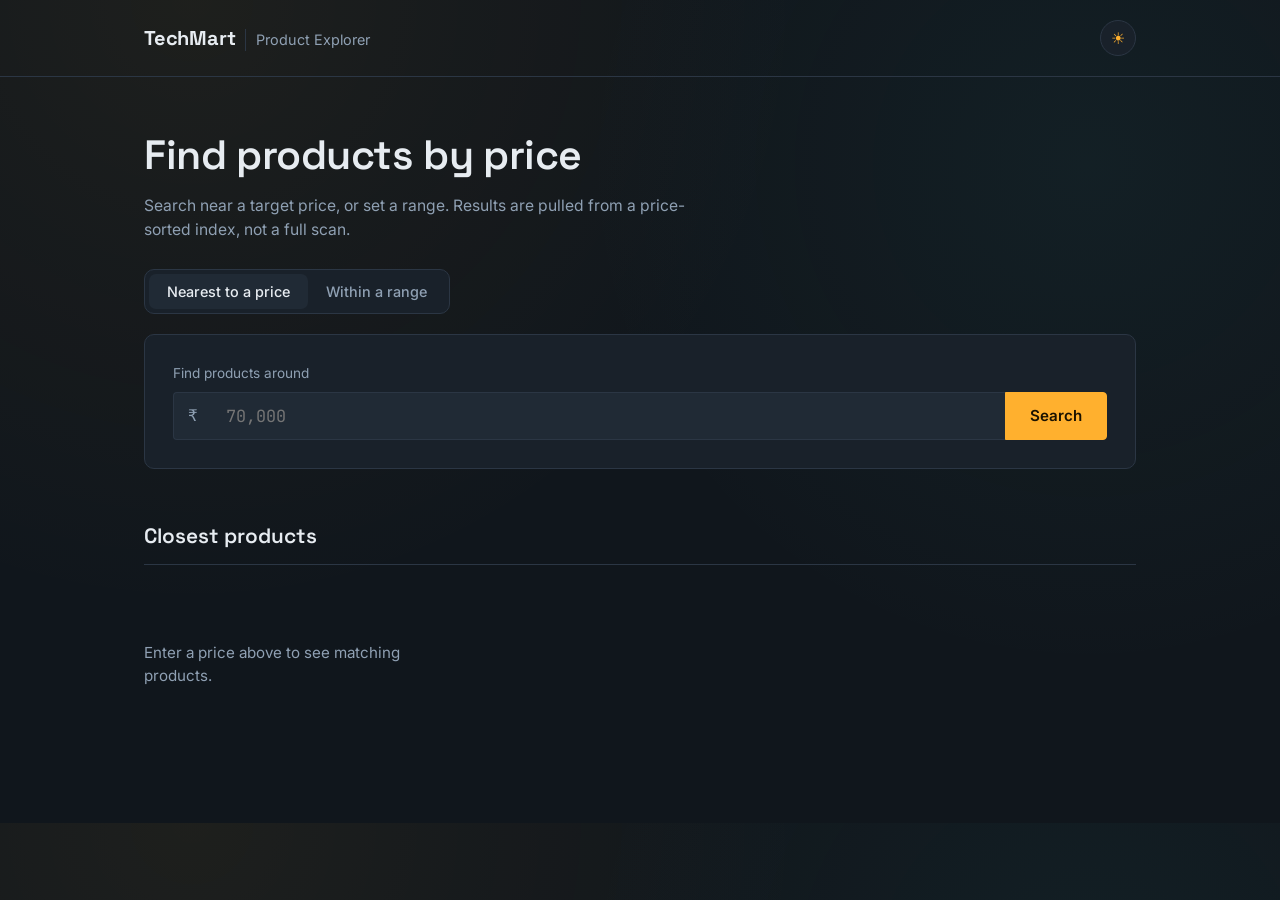
<file: index.html>
<!DOCTYPE html>
<html lang="en">
<head>
<meta charset="UTF-8">
<meta name="viewport" content="width=device-width, initial-scale=1.0">
<title>TechMart — Price Finder</title>
<link rel="preconnect" href="https://fonts.googleapis.com">
<link href="https://fonts.googleapis.com/css2?family=Space+Grotesk:wght@500;600;700&family=Inter:wght@400;500;600&family=JetBrains+Mono:wght@500;600&display=swap" rel="stylesheet">
<link rel="stylesheet" href="style.css">
</head>
<body>

  <header class="site-head">
    <div class="wrap">
      <div class="brand-group">
        <span class="mark">TechMart</span>
        <span class="tagline">Product Explorer</span>
      </div>
      <button class="theme-toggle" id="theme-toggle" type="button" aria-label="Switch to light mode" title="Switch to light mode">
        <span class="theme-icon" aria-hidden="true">☀</span>
      </button>
    </div>
  </header>

  <main class="wrap">

    <section class="finder" aria-labelledby="finder-heading">
      <h1 id="finder-heading">Find products by price</h1>
      <p class="finder-sub">Search near a target price, or set a range. Results are pulled from a price-sorted index, not a full scan.</p>

      <div class="finder-tabs" role="tablist">
        <button class="tab-btn is-active" data-tab="nearest" role="tab" aria-selected="true">Nearest to a price</button>
        <button class="tab-btn" data-tab="range" role="tab" aria-selected="false">Within a range</button>
      </div>

      <form class="finder-panel is-active" data-panel="nearest" id="nearest-form">
        <label for="target-price">Find products around</label>
        <div class="price-input-row">
          <span class="currency">₹</span>
          <input type="number" id="target-price" name="target-price" min="0" step="1" placeholder="70,000" inputmode="numeric" required>
          <button type="submit" class="btn-primary">Search</button>
        </div>
      </form>

      <form class="finder-panel" data-panel="range" id="range-form">
        <div class="range-labels">
          <div>
            <label for="min-price">Minimum</label>
            <div class="price-input-row">
              <span class="currency">₹</span>
              <input type="number" id="min-price" name="min-price" min="0" step="1" placeholder="50,000" inputmode="numeric" required>
            </div>
          </div>
          <div>
            <label for="max-price">Maximum</label>
            <div class="price-input-row">
              <span class="currency">₹</span>
              <input type="number" id="max-price" name="max-price" min="0" step="1" placeholder="80,000" inputmode="numeric" required>
            </div>
          </div>
        </div>
        <div class="slider-track" id="slider-track">
          <div class="slider-fill" id="slider-fill"></div>
          <input type="range" id="min-slider" class="range-slider" min="0" max="150000" step="500" value="50000" aria-label="Minimum price">
          <input type="range" id="max-slider" class="range-slider" min="0" max="150000" step="500" value="80000" aria-label="Maximum price">
        </div>
        <button type="submit" class="btn-primary btn-block">Find products in this range</button>
      </form>
    </section>

    <section class="results" aria-live="polite">
      <div class="results-head">
        <h2 id="results-title">Closest products</h2>
        <span class="results-count" id="results-count"></span>
      </div>
      <div class="results-grid" id="results-grid">
        <p class="empty-state">Enter a price above to see matching products.</p>
      </div>
    </section>

  </main>

  <div class="modal-backdrop" id="modal-backdrop">
    <div class="modal" role="dialog" aria-modal="true" aria-labelledby="modal-title">
      <button class="modal-close" id="modal-close" aria-label="Close">&times;</button>
      <div id="modal-body"></div>
    </div>
  </div>

  <script src="data.js"></script>
  <script src="app.js"></script>
</body>
</html>
</file>
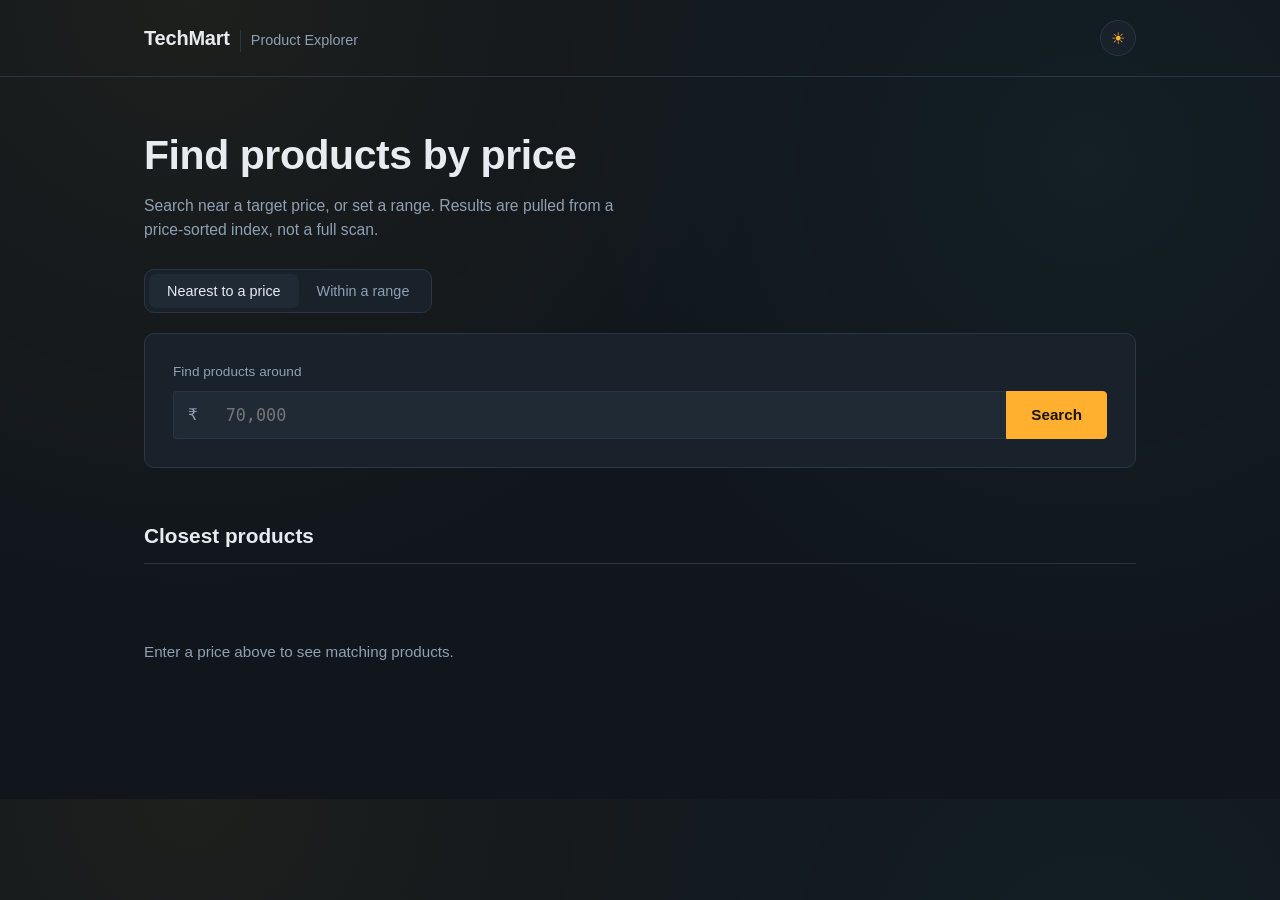
<file: chalenge_1/index.html>
<!DOCTYPE html>
<html lang="en">
<head>
<meta charset="UTF-8">
<meta name="viewport" content="width=device-width, initial-scale=1.0">
<title>TechMart — Price Finder</title>
<link rel="preconnect" href="https://fonts.googleapis.com">
<link rel="stylesheet" href="style.css">
</head>
<body>

  <header class="site-head">
    <div class="wrap">
      <div class="brand-group">
        <span class="mark">TechMart</span>
        <span class="tagline">Product Explorer</span>
      </div>
      <button class="theme-toggle" id="theme-toggle" type="button" aria-label="Switch to light mode" title="Switch to light mode">
        <span class="theme-icon" aria-hidden="true">☀</span>
      </button>
    </div>
  </header>

  <main class="wrap">

    <section class="finder" aria-labelledby="finder-heading">
      <h1 id="finder-heading">Find products by price</h1>
      <p class="finder-sub">Search near a target price, or set a range. Results are pulled from a price-sorted index, not a full scan.</p>

      <div class="finder-tabs" role="tablist">
        <button class="tab-btn is-active" data-tab="nearest" role="tab" aria-selected="true">Nearest to a price</button>
        <button class="tab-btn" data-tab="range" role="tab" aria-selected="false">Within a range</button>
      </div>

      <form class="finder-panel is-active" data-panel="nearest" id="nearest-form">
        <label for="target-price">Find products around</label>
        <div class="price-input-row">
          <span class="currency">₹</span>
          <input type="number" id="target-price" name="target-price" min="0" step="1" placeholder="70,000" inputmode="numeric" required>
          <button type="submit" class="btn-primary">Search</button>
        </div>
      </form>

      <form class="finder-panel" data-panel="range" id="range-form">
        <div class="range-labels">
          <div>
            <label for="min-price">Minimum</label>
            <div class="price-input-row">
              <span class="currency">₹</span>
              <input type="number" id="min-price" name="min-price" min="0" step="1" placeholder="50,000" inputmode="numeric" required>
            </div>
          </div>
          <div>
            <label for="max-price">Maximum</label>
            <div class="price-input-row">
              <span class="currency">₹</span>
              <input type="number" id="max-price" name="max-price" min="0" step="1" placeholder="80,000" inputmode="numeric" required>
            </div>
          </div>
        </div>
        <div class="slider-track" id="slider-track">
          <div class="slider-fill" id="slider-fill"></div>
          <input type="range" id="min-slider" class="range-slider" min="0" max="150000" step="500" value="50000" aria-label="Minimum price">
          <input type="range" id="max-slider" class="range-slider" min="0" max="150000" step="500" value="80000" aria-label="Maximum price">
        </div>
        <button type="submit" class="btn-primary btn-block">Find products in this range</button>
      </form>
    </section>

    <section class="results" aria-live="polite">
      <div class="results-head">
        <h2 id="results-title">Closest products</h2>
        <span class="results-count" id="results-count"></span>
      </div>
      <div class="results-grid" id="results-grid">
        <p class="empty-state">Enter a price above to see matching products.</p>
      </div>
    </section>

  </main>

  <div class="modal-backdrop" id="modal-backdrop">
    <div class="modal" role="dialog" aria-modal="true" aria-labelledby="modal-title">
      <button class="modal-close" id="modal-close" aria-label="Close">&times;</button>
      <div id="modal-body"></div>
    </div>
  </div>

  <script src="data.js"></script>
  <script src="app.js"></script>
</body>
</html>
</file>
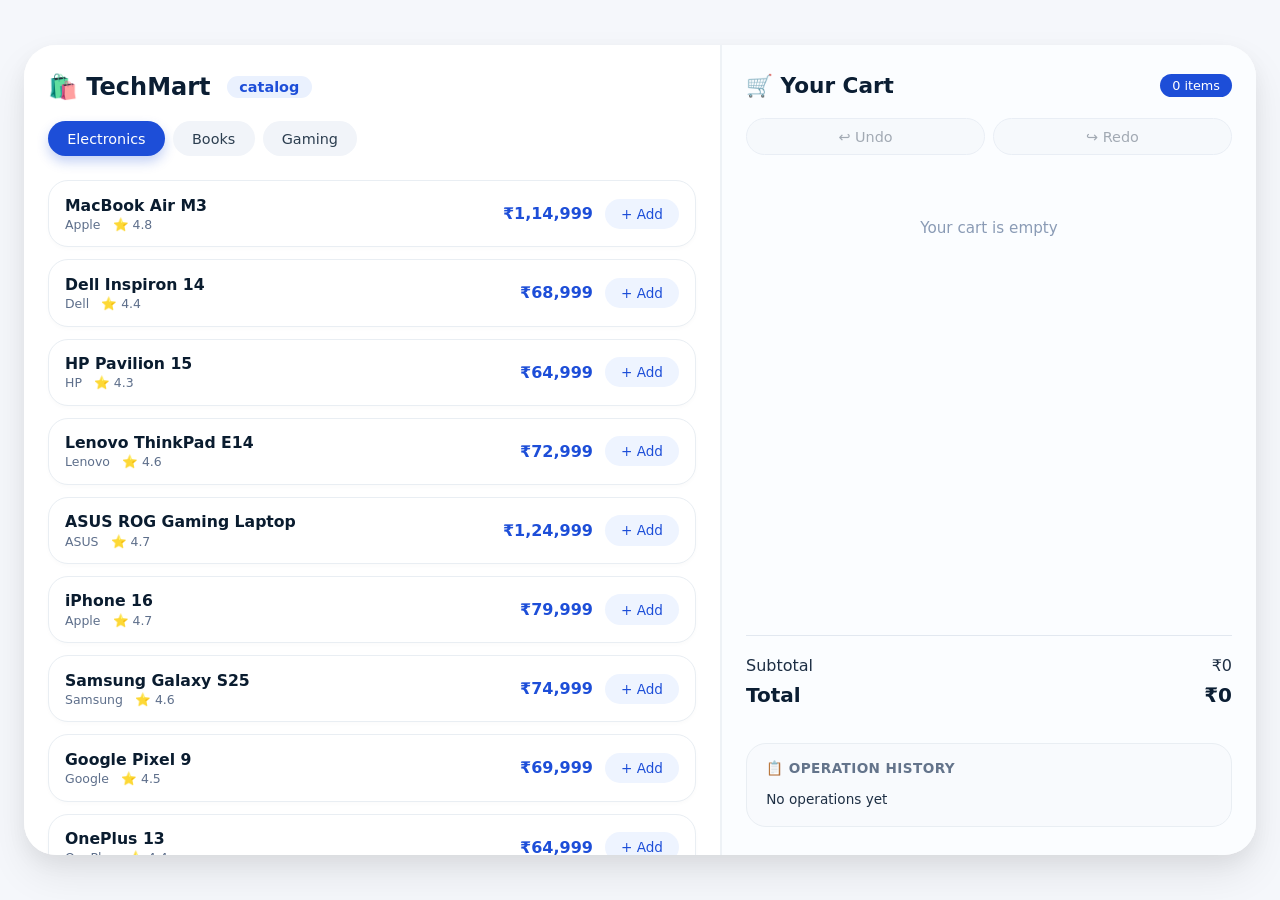
<file: challenge_4/index.html>
<!DOCTYPE html>
<html lang="en">
<head>
  <meta charset="UTF-8" />
  <meta name="viewport" content="width=device-width, initial-scale=1.0" />
  <title>Undo/Redo Cart · TechMart</title>
  <link rel="stylesheet" href="css/style.css" />
</head>
<body>
  <div class="app-container">
    <!-- ============ CATALOG (LEFT) ============ -->
    <section class="catalog">
      <h2>🛍️ TechMart <span>catalog</span></h2>
      <div class="category-tabs" id="categoryTabs"></div>
      <div class="product-grid" id="productGrid"></div>
    </section>

    <!-- ============ CART PANEL (RIGHT) ============ -->
    <aside class="cart-panel">
      <header class="cart-header">
        <h3>🛒 Your Cart</h3>
        <div class="cart-badge" id="cartItemCount">0 items</div>
      </header>

      <!-- Undo / Redo controls -->
      <div class="undo-redo-bar">
        <button id="undoBtn" disabled title="Undo last operation">↩ Undo</button>
        <button id="redoBtn" disabled title="Redo undone operation">↪ Redo</button>
      </div>

      <!-- Cart items -->
      <div class="cart-items" id="cartItemsContainer">
        <div class="empty-cart">Your cart is empty</div>
      </div>

      <!-- Totals -->
      <div class="cart-total-section">
        <div class="total-row">
          <span>Subtotal</span>
          <span id="subtotal">₹0</span>
        </div>
        <div class="total-row grand-total">
          <span>Total</span>
          <span id="grandTotal">₹0</span>
        </div>
      </div>

      <!-- Operation history -->
      <div class="history-section">
        <h4>📋 Operation history</h4>
        <div class="history-list" id="historyList">
          <div class="history-entry">No operations yet</div>
        </div>
      </div>
    </aside>
  </div>

  <!-- ============ SCRIPTS (order matters) ============ -->
  <script src="js/data.js"></script>
  <script src="js/cartState.js"></script>
  <script src="js/undoRedo.js"></script>
  <script src="js/cartOperations.js"></script>
  <script src="js/renderCatalog.js"></script>
  <script src="js/renderCart.js"></script>
  <script src="js/renderHistory.js"></script>
  <script src="js/main.js"></script>
</body>
</html>
</file>
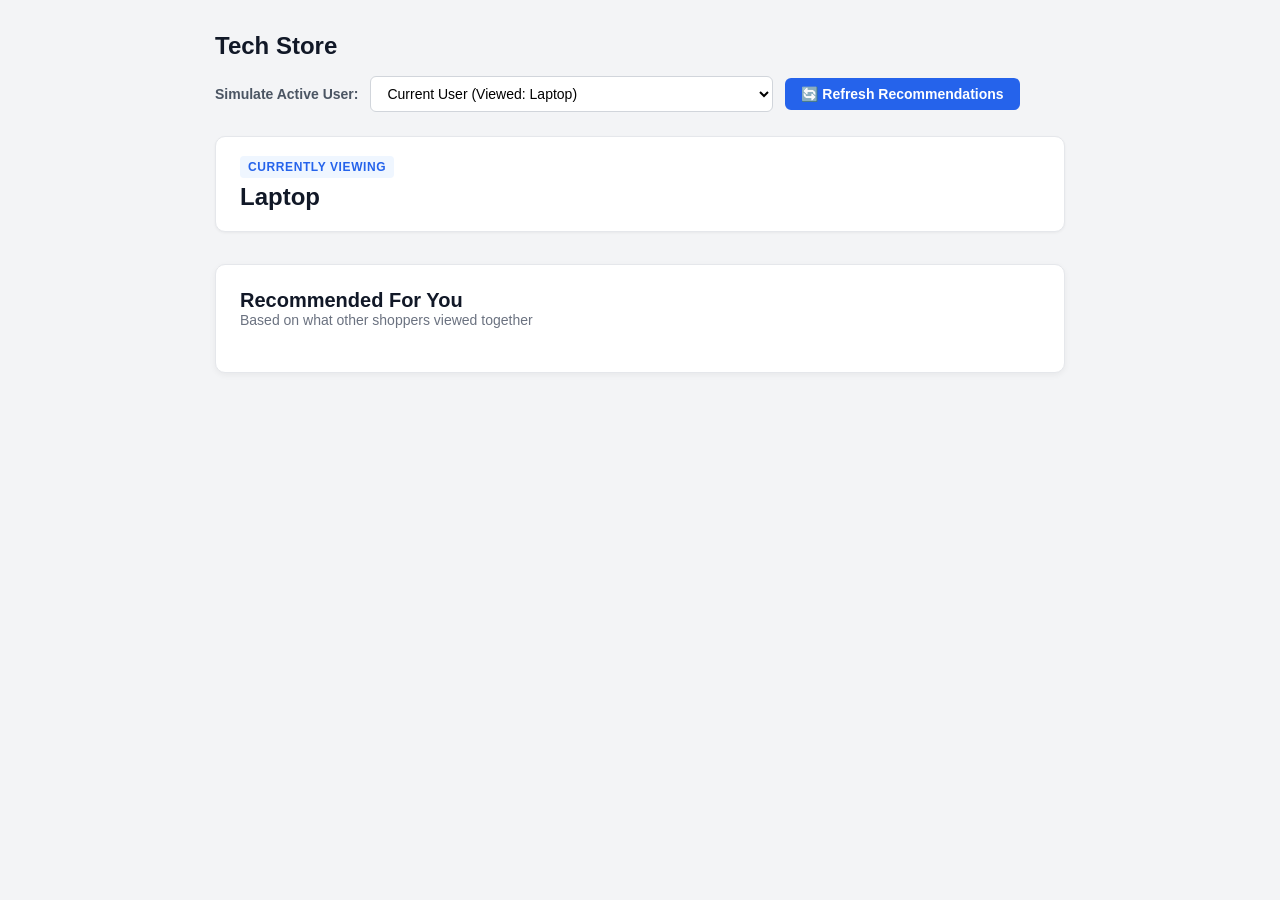
<file: challenge_5/index.html>
<!DOCTYPE html>
<html lang="en">
<head>
  <meta charset="UTF-8">
  <meta name="viewport" content="width=device-width, initial-scale=1.0">
  <title>Personalized Recommendations Engine</title>
  <link rel="stylesheet" href="css/style.css">
</head>
<body>

  <div class="app-container">
    <header class="app-header">
      <h1>Tech Store</h1>
      
      <!-- Controls to test different user contexts -->
      <div class="user-control-panel">
        <label for="user-select">Simulate Active User:</label>
        <select id="user-select">
          <option value="currentUser">Current User (Viewed: Laptop)</option>
          <option value="userA">User A (Viewed: Laptop, Mouse, Keyboard, Headphones)</option>
          <option value="userB">User B (Viewed: Laptop, Mouse, Monitor, Keyboard)</option>
          <option value="userC">User C (Viewed: Laptop, Monitor, Desk Pad)</option>
        </select>
        <button id="refresh-btn" class="refresh-btn">🔄 Refresh Recommendations</button>
      </div>
    </header>

    <!-- Context Banner -->
    <section class="currently-viewing">
      <span class="section-tag">Currently Viewing</span>
      <h2 id="current-product-display">Laptop</h2>
    </section>

    <!-- Recommended For You Section -->
    <section class="recommendations-container">
      <div class="section-title-group">
        <h2>Recommended For You</h2>
        <p class="subtitle">Based on what other shoppers viewed together</p>
      </div>

      <!-- Recommendation Cards Container -->
      <div id="recommendation-cards-grid" class="cards-grid">
        <!-- Dynamic Cards Inserted Here -->
      </div>
    </section>
  </div>

  <!-- Include data file first (makes storeData globally accessible) -->
  <script src="js/data_2.js"></script>
  
  <!-- Include main modular entry point -->
  <script type="module" src="js/app.js"></script>
</body>
</html>
</body>
</html>
</file>
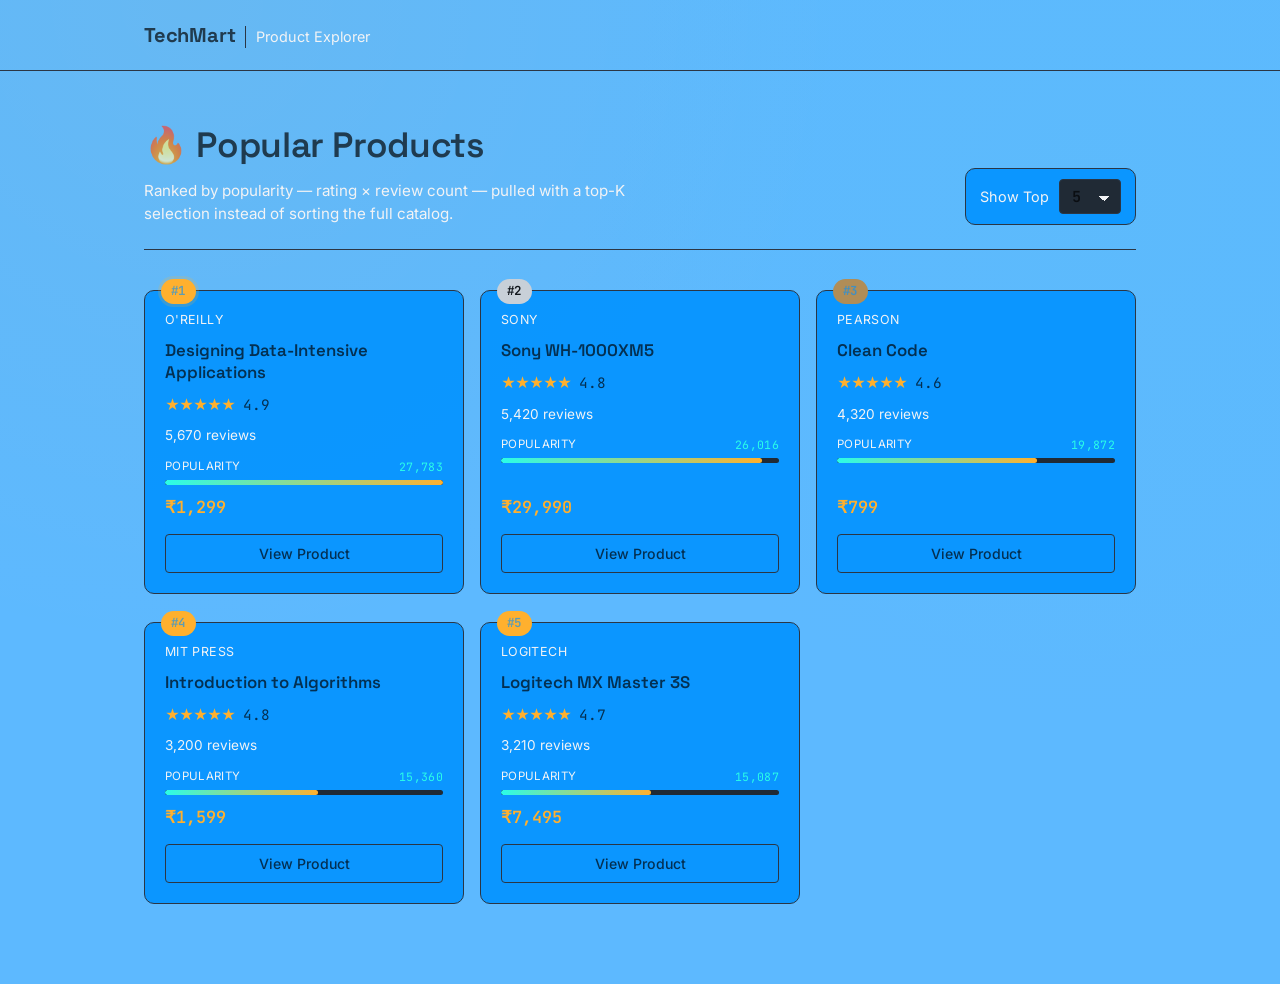
<file: challenge_2/popular.html>
<!DOCTYPE html>
<html lang="en">
<head>
<meta charset="UTF-8">
<meta name="viewport" content="width=device-width, initial-scale=1.0">
<title>TechMart — Popular Products</title>
<link rel="preconnect" href="https://fonts.googleapis.com">
<link href="https://fonts.googleapis.com/css2?family=Space+Grotesk:wght@500;600;700&family=Inter:wght@400;500;600&family=JetBrains+Mono:wght@500;600&display=swap" rel="stylesheet">
<link rel="stylesheet" href="popular.css">
</head>
<body>

  <header class="site-head">
    <div class="wrap">
      <span class="mark">TechMart</span>
      <span class="tagline">Product Explorer</span>
    </div>
  </header>

  <main class="wrap">

    <section class="popular-head">
      <div class="popular-title">
        <h1>🔥 Popular Products</h1>
        <p class="popular-sub">Ranked by popularity — rating × review count — pulled with a top-K selection instead of sorting the full catalog.</p>
      </div>

      <label class="topk-control" for="topk-select">
        <span>Show Top</span>
        <select id="topk-select">
          <option value="3">3</option>
          <option value="5" selected>5</option>
          <option value="10">10</option>
        </select>
      </label>
    </section>

    <section class="results" aria-live="polite">
      <div class="results-grid" id="results-grid"></div>
    </section>

  </main>

  <div class="modal-backdrop" id="modal-backdrop">
    <div class="modal" role="dialog" aria-modal="true" aria-labelledby="modal-title">
      <button class="modal-close" id="modal-close" aria-label="Close">&times;</button>
      <div id="modal-body"></div>
    </div>
  </div>

  <script src="data.js"></script>
  <script src="popular.js"></script>
</body>
</html>
</file>
<file: style.css>
:root {
  --bg: #10161c;
  --surface: #19212a;
  --surface-raised: #202a35;
  --border: #2b3644;
  --text: #e7ecf1;
  --text-dim: #8fa0b3;
  --accent: #ffb02e;
  --accent-dim: #6b5423;
  --teal: #4fd1c5;
  --danger: #ff6b6b;
  --radius-sm: 4px;
  --radius-md: 10px;
  --font-display: 'Space Grotesk', sans-serif;
  --font-body: 'Inter', sans-serif;
  --font-mono: 'JetBrains Mono', monospace;
}

[data-theme="light"] {
  --bg: #f4f1e9;
  --surface: #fffdf8;
  --surface-raised: #f0ece2;
  --border: #d8d1c2;
  --text: #202a2e;
  --text-dim: #697477;
  --accent: #c47700;
  --accent-dim: #ead4a8;
  --teal: #087f78;
  --danger: #c84d4d;
}

* { box-sizing: border-box; }

html { scroll-behavior: smooth; }

body {
  margin: 0;
  background: var(--bg);
  background-image:
    radial-gradient(circle at 15% 0%, rgba(255,176,46,0.06), transparent 45%),
    radial-gradient(circle at 85% 20%, rgba(79,209,197,0.05), transparent 40%);
  color: var(--text);
  font-family: var(--font-body);
  line-height: 1.5;
  -webkit-font-smoothing: antialiased;
  transition: background-color 0.2s ease, color 0.2s ease;
}

.wrap {
  max-width: 1040px;
  margin: 0 auto;
  padding: 0 24px;
}

/* Header */
.site-head {
  border-bottom: 1px solid var(--border);
  padding: 20px 0;
}
.site-head .wrap { display: flex; align-items: center; justify-content: space-between; gap: 10px; }
.brand-group { display: flex; align-items: baseline; gap: 10px; }
.mark {
  font-family: var(--font-display);
  font-weight: 700;
  font-size: 1.25rem;
  letter-spacing: -0.01em;
}
.tagline {
  color: var(--text-dim);
  font-size: 0.9rem;
  border-left: 1px solid var(--border);
  padding-left: 10px;
}
.theme-toggle {
  display: grid;
  place-items: center;
  width: 36px;
  height: 36px;
  padding: 0;
  background: var(--surface);
  border: 1px solid var(--border);
  border-radius: 50%;
  color: var(--accent);
  font-size: 1rem;
  cursor: pointer;
  transition: background 0.15s ease, border-color 0.15s ease, transform 0.15s ease;
}
.theme-toggle:hover { border-color: var(--accent); transform: rotate(12deg); }

main.wrap { padding-top: 48px; padding-bottom: 80px; }

/* Finder section */
.finder h1 {
  font-family: var(--font-display);
  font-size: clamp(1.9rem, 3.2vw, 2.6rem);
  font-weight: 600;
  margin: 0 0 8px;
  letter-spacing: -0.01em;
  max-width: 20ch;
}
.finder-sub {
  color: var(--text-dim);
  margin: 0 0 28px;
  max-width: 56ch;
  font-size: 0.98rem;
}

.finder-tabs {
  display: inline-flex;
  background: var(--surface);
  border: 1px solid var(--border);
  border-radius: var(--radius-md);
  padding: 4px;
  margin-bottom: 20px;
}
.tab-btn {
  font-family: var(--font-body);
  font-size: 0.9rem;
  font-weight: 500;
  color: var(--text-dim);
  background: transparent;
  border: none;
  padding: 9px 18px;
  border-radius: 7px;
  cursor: pointer;
  transition: background 0.15s ease, color 0.15s ease;
}
.tab-btn.is-active {
  background: var(--surface-raised);
  color: var(--text);
}
.tab-btn:hover:not(.is-active) { color: var(--text); }

.finder-panel {
  display: none;
  background: var(--surface);
  border: 1px solid var(--border);
  border-radius: var(--radius-md);
  padding: 28px;
}
.finder-panel.is-active { display: block; }

.finder-panel label {
  display: block;
  font-size: 0.85rem;
  color: var(--text-dim);
  margin-bottom: 8px;
}

.price-input-row {
  display: flex;
  align-items: stretch;
  gap: 0;
}
.currency {
  display: flex;
  align-items: center;
  padding: 0 14px;
  background: var(--surface-raised);
  border: 1px solid var(--border);
  border-right: none;
  border-radius: var(--radius-sm) 0 0 var(--radius-sm);
  font-family: var(--font-mono);
  color: var(--text-dim);
}
.price-input-row input[type="number"] {
  flex: 1;
  min-width: 0;
  background: var(--surface-raised);
  border: 1px solid var(--border);
  border-left: none;
  border-right: none;
  color: var(--text);
  font-family: var(--font-mono);
  font-size: 1.05rem;
  padding: 0 14px;
  height: 48px;
}
.price-input-row input:focus {
  outline: none;
  background: var(--surface-raised);
}
.price-input-row input::-webkit-outer-spin-button,
.price-input-row input::-webkit-inner-spin-button {
  -webkit-appearance: none;
  margin: 0;
}

.btn-primary {
  height: 48px;
  padding: 0 24px;
  background: var(--accent);
  color: #1a1200;
  border: 1px solid var(--accent);
  border-radius: 0 var(--radius-sm) var(--radius-sm) 0;
  font-family: var(--font-body);
  font-weight: 600;
  font-size: 0.95rem;
  cursor: pointer;
  transition: filter 0.15s ease;
  white-space: nowrap;
}
.btn-primary:hover { filter: brightness(1.08); }
.btn-primary:active { filter: brightness(0.95); }
.btn-block {
  width: 100%;
  border-radius: var(--radius-sm);
  margin-top: 22px;
}

.range-labels {
  display: grid;
  grid-template-columns: 1fr 1fr;
  gap: 18px;
}
.range-labels .price-input-row input {
  border-radius: 0 var(--radius-sm) var(--radius-sm) 0;
}

/* Dual range slider */
.slider-track {
  position: relative;
  height: 4px;
  background: var(--border);
  border-radius: 2px;
  margin: 32px 4px 12px;
}
.slider-fill {
  position: absolute;
  height: 4px;
  background: var(--accent);
  border-radius: 2px;
}
.range-slider {
  position: absolute;
  top: -8px;
  left: 0;
  width: 100%;
  height: 20px;
  margin: 0;
  background: transparent;
  -webkit-appearance: none;
  appearance: none;
  pointer-events: none;
}
.range-slider::-webkit-slider-thumb {
  -webkit-appearance: none;
  pointer-events: all;
  width: 18px;
  height: 18px;
  border-radius: 50%;
  background: var(--accent);
  border: 3px solid var(--bg);
  box-shadow: 0 0 0 1px var(--accent);
  cursor: pointer;
  margin-top: 0;
}
.range-slider::-moz-range-thumb {
  pointer-events: all;
  width: 18px;
  height: 18px;
  border-radius: 50%;
  background: var(--accent);
  border: 3px solid var(--bg);
  box-shadow: 0 0 0 1px var(--accent);
  cursor: pointer;
}
.range-slider::-webkit-slider-runnable-track { background: transparent; }
.range-slider::-moz-range-track { background: transparent; }

/* Results */
.results { margin-top: 52px; }
.results-head {
  display: flex;
  align-items: baseline;
  justify-content: space-between;
  border-bottom: 1px solid var(--border);
  padding-bottom: 12px;
  margin-bottom: 22px;
}
.results-head h2 {
  font-family: var(--font-display);
  font-size: 1.3rem;
  font-weight: 600;
  margin: 0;
}
.results-count {
  color: var(--text-dim);
  font-family: var(--font-mono);
  font-size: 0.85rem;
}

.empty-state {
  color: var(--text-dim);
  font-size: 0.95rem;
  padding: 40px 0;
}

.results-grid {
  display: grid;
  grid-template-columns: repeat(auto-fill, minmax(240px, 1fr));
  gap: 16px;
}

.product-card {
  background: var(--surface);
  border: 1px solid var(--border);
  border-radius: var(--radius-md);
  padding: 20px;
  display: flex;
  flex-direction: column;
  gap: 10px;
  position: relative;
  transition: border-color 0.15s ease;
}
.product-card:hover { border-color: var(--accent); }

.product-card .badge {
  position: absolute;
  top: 16px;
  right: 16px;
  font-family: var(--font-mono);
  font-size: 0.68rem;
  color: var(--bg);
  background: var(--teal);
  padding: 2px 7px;
  border-radius: 4px;
  font-weight: 600;
}

.product-brand {
  font-size: 0.78rem;
  color: var(--text-dim);
  text-transform: uppercase;
  letter-spacing: 0.03em;
}
.product-name {
  font-family: var(--font-display);
  font-size: 1.05rem;
  font-weight: 600;
  line-height: 1.3;
  margin: 0;
  padding-right: 48px;
}
.product-price {
  font-family: var(--font-mono);
  font-size: 1.2rem;
  font-weight: 600;
  color: var(--accent);
}
.product-price .original {
  font-family: var(--font-mono);
  font-size: 0.82rem;
  color: var(--text-dim);
  text-decoration: line-through;
  margin-left: 8px;
  font-weight: 500;
}
.product-meta {
  display: flex;
  align-items: center;
  gap: 6px;
  font-size: 0.85rem;
  color: var(--text-dim);
}
.stars { color: var(--accent); letter-spacing: -1px; }
.stock-note { font-size: 0.78rem; color: var(--text-dim); }
.stock-note.low { color: var(--danger); }

.btn-view {
  margin-top: 4px;
  background: transparent;
  border: 1px solid var(--border);
  color: var(--text);
  font-family: var(--font-body);
  font-weight: 500;
  font-size: 0.88rem;
  padding: 10px 14px;
  border-radius: var(--radius-sm);
  cursor: pointer;
  transition: border-color 0.15s ease, background 0.15s ease;
}
.btn-view:hover { border-color: var(--accent); background: rgba(255,176,46,0.06); }

/* Modal */
.modal-backdrop {
  display: none;
  position: fixed;
  inset: 0;
  background: rgba(8,11,14,0.72);
  backdrop-filter: blur(2px);
  align-items: center;
  justify-content: center;
  padding: 20px;
  z-index: 50;
}
.modal-backdrop.is-open { display: flex; }
.modal {
  position: relative;
  background: var(--surface);
  border: 1px solid var(--border);
  border-radius: var(--radius-md);
  max-width: 460px;
  width: 100%;
  max-height: 86vh;
  overflow-y: auto;
  padding: 28px;
}
.modal-close {
  position: absolute;
  top: 14px;
  right: 14px;
  background: var(--surface-raised);
  border: 1px solid var(--border);
  color: var(--text-dim);
  width: 30px;
  height: 30px;
  border-radius: 50%;
  font-size: 1.1rem;
  line-height: 1;
  cursor: pointer;
}
.modal-close:hover { color: var(--text); }

#modal-body h3 {
  font-family: var(--font-display);
  font-size: 1.3rem;
  margin: 0 0 4px;
  padding-right: 30px;
}
#modal-body .product-brand { margin-bottom: 14px; }
#modal-body .product-price { font-size: 1.4rem; display: block; margin-bottom: 18px; }
.spec-table { width: 100%; border-collapse: collapse; margin-bottom: 16px; }
.spec-table tr { border-bottom: 1px solid var(--border); }
.spec-table tr:last-child { border-bottom: none; }
.spec-table td { padding: 8px 0; font-size: 0.9rem; }
.spec-table td:first-child { color: var(--text-dim); text-transform: capitalize; width: 40%; }
.spec-table td:last-child { font-family: var(--font-mono); }
.tag-row { display: flex; flex-wrap: wrap; gap: 6px; }
.tag-chip {
  font-family: var(--font-mono);
  font-size: 0.72rem;
  color: var(--teal);
  background: rgba(79,209,197,0.08);
  border: 1px solid rgba(79,209,197,0.25);
  padding: 3px 8px;
  border-radius: 4px;
}

/* Responsive */
@media (max-width: 600px) {
  .wrap { padding: 0 16px; }
  .finder-panel { padding: 20px; }
  .range-labels { grid-template-columns: 1fr; }
  .price-input-row .btn-primary { padding: 0 16px; }
  .results-grid { grid-template-columns: 1fr; }
}

:focus-visible {
  outline: 2px solid var(--accent);
  outline-offset: 2px;
}
</file>
<file: chalenge_1/style.css>
:root {
  --bg: #10161c;
  --surface: #19212a;
  --surface-raised: #202a35;
  --border: #2b3644;
  --text: #e7ecf1;
  --text-dim: #8fa0b3;
  --accent: #ffb02e;
  --accent-dim: #6b5423;
  --teal: #4fd1c5;
  --danger: #ff6b6b;
  --radius-sm: 4px;
  --radius-md: 10px;
  --font-display: 'Space Grotesk', sans-serif;
  --font-body: 'Inter', sans-serif;
  --font-mono: 'JetBrains Mono', monospace;
}

[data-theme="light"] {
  --bg: #f4f1e9;
  --surface: #fffdf8;
  --surface-raised: #f0ece2;
  --border: #d8d1c2;
  --text: #202a2e;
  --text-dim: #697477;
  --accent: #c47700;
  --accent-dim: #ead4a8;
  --teal: #087f78;
  --danger: #c84d4d;
}

* { box-sizing: border-box; }

html { scroll-behavior: smooth; }

body {
  margin: 0;
  background: var(--bg);
  background-image:
    radial-gradient(circle at 15% 0%, rgba(255,176,46,0.06), transparent 45%),
    radial-gradient(circle at 85% 20%, rgba(79,209,197,0.05), transparent 40%);
  color: var(--text);
  font-family: var(--font-body);
  line-height: 1.5;
  -webkit-font-smoothing: antialiased;
  transition: background-color 0.2s ease, color 0.2s ease;
}

.wrap {
  max-width: 1040px;
  margin: 0 auto;
  padding: 0 24px;
}

/* Header */
.site-head {
  border-bottom: 1px solid var(--border);
  padding: 20px 0;
}
.site-head .wrap { display: flex; align-items: center; justify-content: space-between; gap: 10px; }
.brand-group { display: flex; align-items: baseline; gap: 10px; }
.mark {
  font-family: var(--font-display);
  font-weight: 700;
  font-size: 1.25rem;
  letter-spacing: -0.01em;
}
.tagline {
  color: var(--text-dim);
  font-size: 0.9rem;
  border-left: 1px solid var(--border);
  padding-left: 10px;
}
.theme-toggle {
  display: grid;
  place-items: center;
  width: 36px;
  height: 36px;
  padding: 0;
  background: var(--surface);
  border: 1px solid var(--border);
  border-radius: 50%;
  color: var(--accent);
  font-size: 1rem;
  cursor: pointer;
  transition: background 0.15s ease, border-color 0.15s ease, transform 0.15s ease;
}
.theme-toggle:hover { border-color: var(--accent); transform: rotate(12deg); }

main.wrap { padding-top: 48px; padding-bottom: 80px; }

/* Finder section */
.finder h1 {
  font-family: var(--font-display);
  font-size: clamp(1.9rem, 3.2vw, 2.6rem);
  font-weight: 600;
  margin: 0 0 8px;
  letter-spacing: -0.01em;
  max-width: 20ch;
}
.finder-sub {
  color: var(--text-dim);
  margin: 0 0 28px;
  max-width: 56ch;
  font-size: 0.98rem;
}

.finder-tabs {
  display: inline-flex;
  background: var(--surface);
  border: 1px solid var(--border);
  border-radius: var(--radius-md);
  padding: 4px;
  margin-bottom: 20px;
}
.tab-btn {
  font-family: var(--font-body);
  font-size: 0.9rem;
  font-weight: 500;
  color: var(--text-dim);
  background: transparent;
  border: none;
  padding: 9px 18px;
  border-radius: 7px;
  cursor: pointer;
  transition: background 0.15s ease, color 0.15s ease;
}
.tab-btn.is-active {
  background: var(--surface-raised);
  color: var(--text);
}
.tab-btn:hover:not(.is-active) { color: var(--text); }

.finder-panel {
  display: none;
  background: var(--surface);
  border: 1px solid var(--border);
  border-radius: var(--radius-md);
  padding: 28px;
}
.finder-panel.is-active { display: block; }

.finder-panel label {
  display: block;
  font-size: 0.85rem;
  color: var(--text-dim);
  margin-bottom: 8px;
}

.price-input-row {
  display: flex;
  align-items: stretch;
  gap: 0;
}
.currency {
  display: flex;
  align-items: center;
  padding: 0 14px;
  background: var(--surface-raised);
  border: 1px solid var(--border);
  border-right: none;
  border-radius: var(--radius-sm) 0 0 var(--radius-sm);
  font-family: var(--font-mono);
  color: var(--text-dim);
}
.price-input-row input[type="number"] {
  flex: 1;
  min-width: 0;
  background: var(--surface-raised);
  border: 1px solid var(--border);
  border-left: none;
  border-right: none;
  color: var(--text);
  font-family: var(--font-mono);
  font-size: 1.05rem;
  padding: 0 14px;
  height: 48px;
}
.price-input-row input:focus {
  outline: none;
  background: var(--surface-raised);
}
.price-input-row input::-webkit-outer-spin-button,
.price-input-row input::-webkit-inner-spin-button {
  -webkit-appearance: none;
  margin: 0;
}

.btn-primary {
  height: 48px;
  padding: 0 24px;
  background: var(--accent);
  color: #1a1200;
  border: 1px solid var(--accent);
  border-radius: 0 var(--radius-sm) var(--radius-sm) 0;
  font-family: var(--font-body);
  font-weight: 600;
  font-size: 0.95rem;
  cursor: pointer;
  transition: filter 0.15s ease;
  white-space: nowrap;
}
.btn-primary:hover { filter: brightness(1.08); }
.btn-primary:active { filter: brightness(0.95); }
.btn-block {
  width: 100%;
  border-radius: var(--radius-sm);
  margin-top: 22px;
}

.range-labels {
  display: grid;
  grid-template-columns: 1fr 1fr;
  gap: 18px;
}
.range-labels .price-input-row input {
  border-radius: 0 var(--radius-sm) var(--radius-sm) 0;
}

/* Dual range slider */
.slider-track {
  position: relative;
  height: 4px;
  background: var(--border);
  border-radius: 2px;
  margin: 32px 4px 12px;
}
.slider-fill {
  position: absolute;
  height: 4px;
  background: var(--accent);
  border-radius: 2px;
}
.range-slider {
  position: absolute;
  top: -8px;
  left: 0;
  width: 100%;
  height: 20px;
  margin: 0;
  background: transparent;
  -webkit-appearance: none;
  appearance: none;
  pointer-events: none;
}
.range-slider::-webkit-slider-thumb {
  -webkit-appearance: none;
  pointer-events: all;
  width: 18px;
  height: 18px;
  border-radius: 50%;
  background: var(--accent);
  border: 3px solid var(--bg);
  box-shadow: 0 0 0 1px var(--accent);
  cursor: pointer;
  margin-top: 0;
}
.range-slider::-moz-range-thumb {
  pointer-events: all;
  width: 18px;
  height: 18px;
  border-radius: 50%;
  background: var(--accent);
  border: 3px solid var(--bg);
  box-shadow: 0 0 0 1px var(--accent);
  cursor: pointer;
}
.range-slider::-webkit-slider-runnable-track { background: transparent; }
.range-slider::-moz-range-track { background: transparent; }

/* Results */
.results { margin-top: 52px; }
.results-head {
  display: flex;
  align-items: baseline;
  justify-content: space-between;
  border-bottom: 1px solid var(--border);
  padding-bottom: 12px;
  margin-bottom: 22px;
}
.results-head h2 {
  font-family: var(--font-display);
  font-size: 1.3rem;
  font-weight: 600;
  margin: 0;
}
.results-count {
  color: var(--text-dim);
  font-family: var(--font-mono);
  font-size: 0.85rem;
}

.empty-state {
  color: var(--text-dim);
  font-size: 0.95rem;
  padding: 40px 0;
}

.results-grid {
  display: grid;
  grid-template-columns: repeat(auto-fill, minmax(240px, 1fr));
  gap: 16px;
}

.product-card {
  background: var(--surface);
  border: 1px solid var(--border);
  border-radius: var(--radius-md);
  padding: 20px;
  display: flex;
  flex-direction: column;
  gap: 10px;
  position: relative;
  transition: border-color 0.15s ease;
}
.product-card:hover { border-color: var(--accent); }

.product-card .badge {
  position: absolute;
  top: 16px;
  right: 16px;
  font-family: var(--font-mono);
  font-size: 0.68rem;
  color: var(--bg);
  background: var(--teal);
  padding: 2px 7px;
  border-radius: 4px;
  font-weight: 600;
}

.product-brand {
  font-size: 0.78rem;
  color: var(--text-dim);
  text-transform: uppercase;
  letter-spacing: 0.03em;
}
.product-name {
  font-family: var(--font-display);
  font-size: 1.05rem;
  font-weight: 600;
  line-height: 1.3;
  margin: 0;
  padding-right: 48px;
}
.product-price {
  font-family: var(--font-mono);
  font-size: 1.2rem;
  font-weight: 600;
  color: var(--accent);
}
.product-price .original {
  font-family: var(--font-mono);
  font-size: 0.82rem;
  color: var(--text-dim);
  text-decoration: line-through;
  margin-left: 8px;
  font-weight: 500;
}
.product-meta {
  display: flex;
  align-items: center;
  gap: 6px;
  font-size: 0.85rem;
  color: var(--text-dim);
}
.stars { color: var(--accent); letter-spacing: -1px; }
.stock-note { font-size: 0.78rem; color: var(--text-dim); }
.stock-note.low { color: var(--danger); }

.btn-view {
  margin-top: 4px;
  background: transparent;
  border: 1px solid var(--border);
  color: var(--text);
  font-family: var(--font-body);
  font-weight: 500;
  font-size: 0.88rem;
  padding: 10px 14px;
  border-radius: var(--radius-sm);
  cursor: pointer;
  transition: border-color 0.15s ease, background 0.15s ease;
}
.btn-view:hover { border-color: var(--accent); background: rgba(255,176,46,0.06); }

/* Modal */
.modal-backdrop {
  display: none;
  position: fixed;
  inset: 0;
  background: rgba(8,11,14,0.72);
  backdrop-filter: blur(2px);
  align-items: center;
  justify-content: center;
  padding: 20px;
  z-index: 50;
}
.modal-backdrop.is-open { display: flex; }
.modal {
  position: relative;
  background: var(--surface);
  border: 1px solid var(--border);
  border-radius: var(--radius-md);
  max-width: 460px;
  width: 100%;
  max-height: 86vh;
  overflow-y: auto;
  padding: 28px;
}
.modal-close {
  position: absolute;
  top: 14px;
  right: 14px;
  background: var(--surface-raised);
  border: 1px solid var(--border);
  color: var(--text-dim);
  width: 30px;
  height: 30px;
  border-radius: 50%;
  font-size: 1.1rem;
  line-height: 1;
  cursor: pointer;
}
.modal-close:hover { color: var(--text); }

#modal-body h3 {
  font-family: var(--font-display);
  font-size: 1.3rem;
  margin: 0 0 4px;
  padding-right: 30px;
}
#modal-body .product-brand { margin-bottom: 14px; }
#modal-body .product-price { font-size: 1.4rem; display: block; margin-bottom: 18px; }
.spec-table { width: 100%; border-collapse: collapse; margin-bottom: 16px; }
.spec-table tr { border-bottom: 1px solid var(--border); }
.spec-table tr:last-child { border-bottom: none; }
.spec-table td { padding: 8px 0; font-size: 0.9rem; }
.spec-table td:first-child { color: var(--text-dim); text-transform: capitalize; width: 40%; }
.spec-table td:last-child { font-family: var(--font-mono); }
.tag-row { display: flex; flex-wrap: wrap; gap: 6px; }
.tag-chip {
  font-family: var(--font-mono);
  font-size: 0.72rem;
  color: var(--teal);
  background: rgba(79,209,197,0.08);
  border: 1px solid rgba(79,209,197,0.25);
  padding: 3px 8px;
  border-radius: 4px;
}

/* Responsive */
@media (max-width: 600px) {
  .wrap { padding: 0 16px; }
  .finder-panel { padding: 20px; }
  .range-labels { grid-template-columns: 1fr; }
  .price-input-row .btn-primary { padding: 0 16px; }
  .results-grid { grid-template-columns: 1fr; }
}

:focus-visible {
  outline: 2px solid var(--accent);
  outline-offset: 2px;
}
</file>
<file: challenge_4/css/style.css>
/* ============================================================
   Global reset
   ============================================================ */
* {
  margin: 0;
  padding: 0;
  box-sizing: border-box;
  font-family: 'Inter', system-ui, -apple-system, BlinkMacSystemFont,
    'Segoe UI', Roboto, sans-serif;
}

body {
  background: #f5f7fb;
  display: flex;
  justify-content: center;
  align-items: center;
  min-height: 100vh;
  padding: 1.5rem;
}

/* ============================================================
   Layout
   ============================================================ */
.app-container {
  display: flex;
  flex-wrap: wrap;
  max-width: 1300px;
  width: 100%;
  background: #fff;
  border-radius: 2rem;
  box-shadow: 0 20px 40px rgba(0, 0, 0, 0.08),
    0 8px 20px rgba(0, 0, 0, 0.05);
  overflow: hidden;
}

/* ============================================================
   Catalog (left side)
   ============================================================ */
.catalog {
  flex: 1.2;
  min-width: 380px;
  padding: 1.75rem 1.5rem;
  background: #fff;
  border-right: 1px solid #eef2f6;
  max-height: 90vh;
  overflow-y: auto;
}

.catalog h2 {
  font-size: 1.5rem;
  font-weight: 600;
  color: #0b1e33;
  display: flex;
  align-items: center;
  gap: 0.5rem;
  margin-bottom: 1.25rem;
}

.catalog h2 span {
  background: #eaf1fe;
  color: #1d4ed8;
  font-size: 0.9rem;
  padding: 0.2rem 0.8rem;
  border-radius: 40px;
  margin-left: 0.5rem;
}

.category-tabs {
  display: flex;
  gap: 0.5rem;
  flex-wrap: wrap;
  margin-bottom: 1.5rem;
}

.category-tab {
  background: #f1f4f9;
  border: none;
  padding: 0.6rem 1.2rem;
  border-radius: 40px;
  font-size: 0.9rem;
  font-weight: 500;
  color: #2c3e50;
  cursor: pointer;
  transition: 0.15s;
}

.category-tab.active {
  background: #1d4ed8;
  color: #fff;
  box-shadow: 0 6px 12px rgba(29, 78, 216, 0.25);
}

.product-grid {
  display: flex;
  flex-direction: column;
  gap: 0.75rem;
}

.product-card {
  display: flex;
  align-items: center;
  justify-content: space-between;
  background: #fff;
  border: 1px solid #e9eef3;
  border-radius: 1.25rem;
  padding: 0.9rem 1rem;
  transition: 0.1s ease;
  box-shadow: 0 2px 4px rgba(0, 0, 0, 0.02);
}

.product-card:hover {
  border-color: #cbd5e1;
  box-shadow: 0 6px 12px rgba(0, 0, 0, 0.04);
}

.product-info {
  flex: 1;
}

.product-name {
  font-weight: 600;
  color: #0a1c2f;
  font-size: 0.98rem;
  margin-bottom: 0.15rem;
}

.product-meta {
  font-size: 0.78rem;
  color: #5e6f8b;
  display: flex;
  gap: 0.75rem;
  align-items: center;
}

.product-price {
  font-weight: 600;
  color: #1d4ed8;
  margin-right: 0.75rem;
  white-space: nowrap;
}

.add-btn {
  background: #eef4ff;
  color: #1d4ed8;
  border: none;
  font-weight: 500;
  padding: 0.45rem 1rem;
  border-radius: 40px;
  cursor: pointer;
  transition: 0.15s;
  font-size: 0.85rem;
  display: flex;
  align-items: center;
  gap: 0.2rem;
  white-space: nowrap;
}

.add-btn:hover {
  background: #1d4ed8;
  color: #fff;
}

/* ============================================================
   Cart panel (right side)
   ============================================================ */
.cart-panel {
  flex: 0.9;
  min-width: 360px;
  background: #fbfdff;
  padding: 1.75rem 1.5rem;
  display: flex;
  flex-direction: column;
  max-height: 90vh;
  overflow-y: auto;
  border-left: 1px solid #eef2f6;
}

.cart-header {
  display: flex;
  justify-content: space-between;
  align-items: center;
  margin-bottom: 1.25rem;
}

.cart-header h3 {
  font-size: 1.35rem;
  font-weight: 600;
  color: #0b1e33;
}

.cart-badge {
  background: #1d4ed8;
  color: #fff;
  font-size: 0.8rem;
  font-weight: 500;
  padding: 0.25rem 0.75rem;
  border-radius: 40px;
}

.undo-redo-bar {
  display: flex;
  gap: 0.5rem;
  margin-bottom: 1.5rem;
}

.undo-redo-bar button {
  flex: 1;
  background: #fff;
  border: 1px solid #d0dae8;
  padding: 0.6rem 0;
  border-radius: 60px;
  font-weight: 500;
  color: #1e2f44;
  cursor: pointer;
  display: flex;
  align-items: center;
  justify-content: center;
  gap: 0.4rem;
  transition: 0.1s;
  font-size: 0.9rem;
}

.undo-redo-bar button:not(:disabled):hover {
  background: #eaf1fe;
  border-color: #1d4ed8;
  color: #1d4ed8;
}

.undo-redo-bar button:disabled {
  opacity: 0.4;
  cursor: not-allowed;
  background: #f1f4f9;
}

/* ============================================================
   Cart items
   ============================================================ */
.cart-items {
  flex: 1;
  display: flex;
  flex-direction: column;
  gap: 0.75rem;
  margin-bottom: 1.5rem;
  min-height: 120px;
}

.empty-cart {
  color: #8a9bb5;
  text-align: center;
  padding: 2.5rem 0;
  font-size: 0.95rem;
}

.cart-item {
  display: flex;
  align-items: center;
  justify-content: space-between;
  background: #fff;
  border-radius: 1.25rem;
  padding: 0.8rem 1rem;
  border: 1px solid #e9eef3;
  box-shadow: 0 2px 6px rgba(0, 0, 0, 0.02);
}

.cart-item-info {
  flex: 1;
}

.cart-item-name {
  font-weight: 600;
  font-size: 0.95rem;
  color: #0b1e33;
}

.cart-item-price {
  font-size: 0.8rem;
  color: #5e6f8b;
  margin-top: 0.15rem;
}

.cart-item-actions {
  display: flex;
  align-items: center;
  gap: 0.5rem;
}

.qty-control {
  display: flex;
  align-items: center;
  background: #f1f4f9;
  border-radius: 40px;
  padding: 0.15rem;
}

.qty-control button {
  background: transparent;
  border: none;
  width: 28px;
  height: 28px;
  border-radius: 50%;
  font-weight: 600;
  font-size: 1rem;
  color: #1e2f44;
  cursor: pointer;
  display: flex;
  align-items: center;
  justify-content: center;
  transition: 0.1s;
}

.qty-control button:hover {
  background: #fff;
  box-shadow: 0 2px 6px rgba(0, 0, 0, 0.05);
}

.qty-control span {
  min-width: 24px;
  text-align: center;
  font-size: 0.9rem;
  font-weight: 500;
}

.remove-btn {
  background: transparent;
  border: none;
  color: #b91c1c;
  font-size: 1.1rem;
  cursor: pointer;
  padding: 0.2rem 0.4rem;
  border-radius: 40px;
  line-height: 1;
  transition: 0.1s;
  display: flex;
  align-items: center;
  justify-content: center;
}

.remove-btn:hover {
  background: #fee2e2;
}

/* ============================================================
   Totals
   ============================================================ */
.cart-total-section {
  border-top: 1px solid #e2e8f0;
  padding-top: 1.25rem;
  margin-top: auto;
}

.total-row {
  display: flex;
  justify-content: space-between;
  font-weight: 500;
  color: #1e2f44;
  margin-bottom: 0.5rem;
  font-size: 1rem;
}

.total-row.grand-total {
  font-weight: 700;
  font-size: 1.25rem;
  color: #0b1e33;
  margin-top: 0.5rem;
}

/* ============================================================
   Operation history
   ============================================================ */
.history-section {
  margin-top: 1.75rem;
  background: #f8fafd;
  border-radius: 1.25rem;
  padding: 1rem 1.2rem;
  border: 1px solid #e9eef3;
}

.history-section h4 {
  font-size: 0.85rem;
  text-transform: uppercase;
  letter-spacing: 0.03em;
  color: #64748b;
  margin-bottom: 0.75rem;
  font-weight: 600;
}

.history-list {
  display: flex;
  flex-direction: column;
  gap: 0.4rem;
  max-height: 150px;
  overflow-y: auto;
  padding-right: 0.25rem;
}

.history-entry {
  font-size: 0.85rem;
  color: #1e2f44;
  display: flex;
  align-items: center;
  gap: 0.5rem;
  padding: 0.2rem 0;
}

.history-entry .check {
  color: #16a34a;
  font-weight: 600;
}

.history-entry.undone {
  opacity: 0.5;
  text-decoration: line-through;
}

/* ============================================================
   Scrollbar
   ============================================================ */
::-webkit-scrollbar {
  width: 6px;
}

::-webkit-scrollbar-track {
  background: #f1f4f9;
  border-radius: 10px;
}

::-webkit-scrollbar-thumb {
  background: #cbd5e1;
  border-radius: 10px;
}

::-webkit-scrollbar-thumb:hover {
  background: #94a3b8;
}

/* ============================================================
   Responsive
   ============================================================ */
@media (max-width: 850px) {
  .app-container {
    flex-direction: column;
    border-radius: 1.5rem;
  }

  .catalog,
  .cart-panel {
    min-width: 100%;
    max-height: none;
  }

  .catalog {
    border-right: none;
    border-bottom: 1px solid #eef2f6;
  }
}
</file>
<file: challenge_5/css/style.css>
/* Reset & General Styles */
* {
  box-sizing: border-box;
  margin: 0;
  padding: 0;
  font-family: 'Segoe UI', Roboto, Helvetica, Arial, sans-serif;
}

body {
  background-color: #f3f4f6;
  color: #1f2937;
  padding: 2rem 1rem;
}

.app-container {
  max-width: 850px;
  margin: 0 auto;
}

/* Header & Controls */
.app-header {
  display: flex;
  justify-content: space-between;
  align-items: center;
  margin-bottom: 1.5rem;
  flex-wrap: wrap;
  gap: 1rem;
}

.app-header h1 {
  font-size: 1.5rem;
  color: #111827;
}

.user-control-panel {
  display: flex;
  align-items: center;
  gap: 0.75rem;
}

.user-control-panel label {
  font-size: 0.875rem;
  font-weight: 600;
  color: #4b5563;
}

select {
  padding: 0.5rem 0.75rem;
  border-radius: 6px;
  border: 1px solid #d1d5db;
  background-color: #ffffff;
  font-size: 0.875rem;
  cursor: pointer;
  outline: none;
}

select:focus {
  border-color: #2563eb;
  box-shadow: 0 0 0 2px rgba(37, 99, 235, 0.2);
}

.refresh-btn {
  background-color: #2563eb;
  color: #ffffff;
  border: none;
  padding: 0.5rem 1rem;
  border-radius: 6px;
  font-weight: 600;
  font-size: 0.875rem;
  cursor: pointer;
  transition: background-color 0.2s ease, transform 0.1s ease;
}

.refresh-btn:hover {
  background-color: #1d4ed8;
}

.refresh-btn:active {
  transform: scale(0.97);
}

/* Current Product Viewing Area */
.currently-viewing {
  background-color: #ffffff;
  border: 1px solid #e5e7eb;
  border-radius: 10px;
  padding: 1.25rem 1.5rem;
  margin-bottom: 2rem;
  box-shadow: 0 1px 3px rgba(0, 0, 0, 0.05);
}

.section-tag {
  font-size: 0.75rem;
  font-weight: 700;
  letter-spacing: 0.05em;
  text-transform: uppercase;
  color: #2563eb;
  background-color: #eff6ff;
  padding: 0.25rem 0.5rem;
  border-radius: 4px;
}

.currently-viewing h2 {
  font-size: 1.5rem;
  margin-top: 0.5rem;
  color: #111827;
}

/* Recommendations Section */
.recommendations-container {
  background-color: #ffffff;
  border: 1px solid #e5e7eb;
  border-radius: 10px;
  padding: 1.5rem;
  box-shadow: 0 2px 6px rgba(0, 0, 0, 0.05);
}

.section-title-group {
  margin-bottom: 1.25rem;
}

.section-title-group h2 {
  font-size: 1.25rem;
  color: #111827;
}

.subtitle {
  font-size: 0.875rem;
  color: #6b7280;
}

/* Recommendation Cards Grid */
.cards-grid {
  display: grid;
  grid-template-columns: repeat(auto-fill, minmax(220px, 1fr));
  gap: 1rem;
}

/* Individual Recommendation Card */
.recommendation-card {
  border: 1px solid #e5e7eb;
  border-radius: 8px;
  padding: 1.25rem;
  background-color: #fafafa;
  display: flex;
  flex-direction: column;
  justify-content: space-between;
  transition: transform 0.2s ease, box-shadow 0.2s ease;
}

.recommendation-card:hover {
  transform: translateY(-2px);
  box-shadow: 0 4px 12px rgba(0, 0, 0, 0.08);
  border-color: #d1d5db;
}

.product-title {
  font-size: 1.1rem;
  font-weight: 700;
  color: #1f2937;
  margin-bottom: 0.75rem;
}

.why-label {
  font-size: 0.75rem;
  font-weight: 500;
  color: #4b5563;
  background-color: #f3f4f6;
  padding: 0.35rem 0.6rem;
  border-radius: 4px;
  border-left: 3px solid #2563eb;
  width: fit-content;
}

/* Empty State */
.empty-state {
  grid-column: 1 / -1;
  text-align: center;
  color: #9ca3af;
  font-size: 0.95rem;
  padding: 2rem 0;
}
</file>
<file: challenge_2/popular.css>
:root {
  --bg: #0091ffa2;
  --surface: #0091ffe1;
  --surface-raised: #202a35;
  --border: #2b3644;
  --text: #000203af;
  --text-dim: #f2f3f5;
  --accent: #ffb02e;
  --teal: #2afde8;
  --danger: #ff6b6b;
  --radius-sm: 4px;
  --radius-md: 10px;
  --font-display: 'Space Grotesk', sans-serif;
  --font-body: 'Inter', sans-serif;
  --font-mono: 'JetBrains Mono', monospace;
}

* { box-sizing: border-box; }

body {
  margin: 0;
  background: var(--bg);
  background-image:
    radial-gradient(circle at 15% 0%, rgba(255,176,46,0.06), transparent 45%),
    radial-gradient(circle at 85% 20%, rgba(79,209,197,0.05), transparent 40%);
  color: var(--text);
  font-family: var(--font-body);
  line-height: 1.5;
  -webkit-font-smoothing: antialiased;
}

.wrap { max-width: 1040px; margin: 0 auto; padding: 0 24px; }

/* Header */
.site-head { border-bottom: 1px solid var(--border); padding: 20px 0; }
.site-head .wrap { display: flex; align-items: baseline; gap: 10px; }
.mark { font-family: var(--font-display); font-weight: 700; font-size: 1.25rem; letter-spacing: -0.01em; }
.tagline { color: var(--text-dim); font-size: 0.9rem; border-left: 1px solid var(--border); padding-left: 10px; }

main.wrap { padding-top: 48px; padding-bottom: 80px; }

/* Popular header row */
.popular-head {
  display: flex;
  align-items: flex-end;
  justify-content: space-between;
  gap: 24px;
  flex-wrap: wrap;
  border-bottom: 1px solid var(--border);
  padding-bottom: 24px;
  margin-bottom: 28px;
}
.popular-title h1 {
  font-family: var(--font-display);
  font-size: clamp(1.7rem, 3vw, 2.2rem);
  font-weight: 600;
  margin: 0 0 8px;
  letter-spacing: -0.01em;
}
.popular-sub {
  color: var(--text-dim);
  margin: 0;
  max-width: 52ch;
  font-size: 0.95rem;
}

.topk-control {
  display: flex;
  align-items: center;
  gap: 10px;
  font-size: 0.9rem;
  color: var(--text-dim);
  background: var(--surface);
  border: 1px solid var(--border);
  border-radius: var(--radius-md);
  padding: 10px 14px;
  flex-shrink: 0;
}
.topk-control select {
  background: var(--surface-raised);
  color: var(--text);
  border: 1px solid var(--border);
  border-radius: var(--radius-sm);
  font-family: var(--font-mono);
  font-size: 0.95rem;
  font-weight: 600;
  padding: 6px 30px 6px 12px;
  cursor: pointer;
  appearance: none;
  -webkit-appearance: none;
  background-image: linear-gradient(45deg, transparent 50%, var(--text-dim) 50%), linear-gradient(135deg, var(--text-dim) 50%, transparent 50%);
  background-position: calc(100% - 16px) 55%, calc(100% - 11px) 55%;
  background-size: 5px 5px, 5px 5px;
  background-repeat: no-repeat;
}
.topk-control select:focus { outline: none; border-color: var(--accent); }

/* Results grid */
.results-grid {
  display: grid;
  grid-template-columns: repeat(auto-fill, minmax(250px, 1fr));
  gap: 16px;
}

.product-card {
  background: var(--surface);
  border: 1px solid var(--border);
  border-radius: var(--radius-md);
  padding: 20px;
  display: flex;
  flex-direction: column;
  gap: 10px;
  position: relative;
  transition: border-color 0.15s ease, transform 0.15s ease;
}
.product-card:hover { border-color: #3a4756; }

.rank-badge {
  position: absolute;
  top: -12px;
  left: 16px;
  font-family: var(--font-mono);
  font-weight: 600;
  font-size: 0.78rem;
  color: var(--bg);
  background: var(--accent);
  padding: 3px 10px;
  border-radius: 999px;
  letter-spacing: 0.02em;
}
.rank-badge.top1 { background: var(--accent); box-shadow: 0 0 0 3px rgba(255,176,46,0.18); }
.rank-badge.top2 { background: #c8d0d8; color: #10161c; }
.rank-badge.top3 { background: #b08d57; }

.product-card { margin-top: 12px; }

.product-brand {
  font-size: 0.78rem;
  color: var(--text-dim);
  text-transform: uppercase;
  letter-spacing: 0.03em;
}
.product-name {
  font-family: var(--font-display);
  font-size: 1.05rem;
  font-weight: 600;
  line-height: 1.3;
  margin: 0;
}

.rating-row {
  display: flex;
  align-items: center;
  gap: 8px;
  font-size: 0.9rem;
  color: var(--text-dim);
}
.stars { color: var(--accent); letter-spacing: -1px; }
.rating-value { font-family: var(--font-mono); color: var(--text); }
.review-count { font-size: 0.85rem; color: var(--text-dim); }

.popularity-block { margin-top: 2px; }
.popularity-label {
  display: flex;
  justify-content: space-between;
  font-size: 0.72rem;
  color: var(--text-dim);
  text-transform: uppercase;
  letter-spacing: 0.03em;
  margin-bottom: 5px;
}
.popularity-score { font-family: var(--font-mono); color: var(--teal); }
.popularity-bar {
  height: 5px;
  background: var(--surface-raised);
  border-radius: 3px;
  overflow: hidden;
}
.popularity-fill {
  height: 100%;
  background: linear-gradient(90deg, var(--teal), var(--accent));
  border-radius: 3px;
}

.product-price {
  font-family: var(--font-mono);
  font-size: 1.05rem;
  font-weight: 600;
  color: var(--accent);
  margin-top: auto;
}

.btn-view {
  margin-top: 4px;
  background: transparent;
  border: 1px solid var(--border);
  color: var(--text);
  font-family: var(--font-body);
  font-weight: 500;
  font-size: 0.88rem;
  padding: 10px 14px;
  border-radius: var(--radius-sm);
  cursor: pointer;
  transition: border-color 0.15s ease, background 0.15s ease;
}
.btn-view:hover { border-color: var(--accent); background: rgba(255,176,46,0.06); }

/* Modal */
.modal-backdrop {
  display: none;
  position: fixed;
  inset: 0;
  background: rgba(8,11,14,0.72);
  backdrop-filter: blur(2px);
  align-items: center;
  justify-content: center;
  padding: 20px;
  z-index: 50;
}
.modal-backdrop.is-open { display: flex; }
.modal {
  position: relative;
  background: var(--surface);
  border: 1px solid var(--border);
  border-radius: var(--radius-md);
  max-width: 460px;
  width: 100%;
  max-height: 86vh;
  overflow-y: auto;
  padding: 28px;
}
.modal-close {
  position: absolute;
  top: 14px;
  right: 14px;
  background: var(--surface-raised);
  border: 1px solid var(--border);
  color: var(--text-dim);
  width: 30px;
  height: 30px;
  border-radius: 50%;
  font-size: 1.1rem;
  line-height: 1;
  cursor: pointer;
}
.modal-close:hover { color: var(--text); }

#modal-body h3 { font-family: var(--font-display); font-size: 1.3rem; margin: 0 0 4px; padding-right: 30px; }
#modal-body .product-brand { margin-bottom: 14px; }
#modal-body .product-price { font-size: 1.4rem; display: block; margin-bottom: 18px; }
.spec-table { width: 100%; border-collapse: collapse; margin-bottom: 16px; }
.spec-table tr { border-bottom: 1px solid var(--border); }
.spec-table tr:last-child { border-bottom: none; }
.spec-table td { padding: 8px 0; font-size: 0.9rem; }
.spec-table td:first-child { color: var(--text-dim); text-transform: capitalize; width: 40%; }
.spec-table td:last-child { font-family: var(--font-mono); }
.tag-row { display: flex; flex-wrap: wrap; gap: 6px; }
.tag-chip {
  font-family: var(--font-mono);
  font-size: 0.72rem;
  color: var(--teal);
  background: rgba(79,209,197,0.08);
  border: 1px solid rgba(79,209,197,0.25);
  padding: 3px 8px;
  border-radius: 4px;
}

@media (max-width: 600px) {
  .wrap { padding: 0 16px; }
  .popular-head { flex-direction: column; align-items: flex-start; }
  .results-grid { grid-template-columns: 1fr; }
}

:focus-visible { outline: 2px solid var(--accent); outline-offset: 2px; }
</file>
